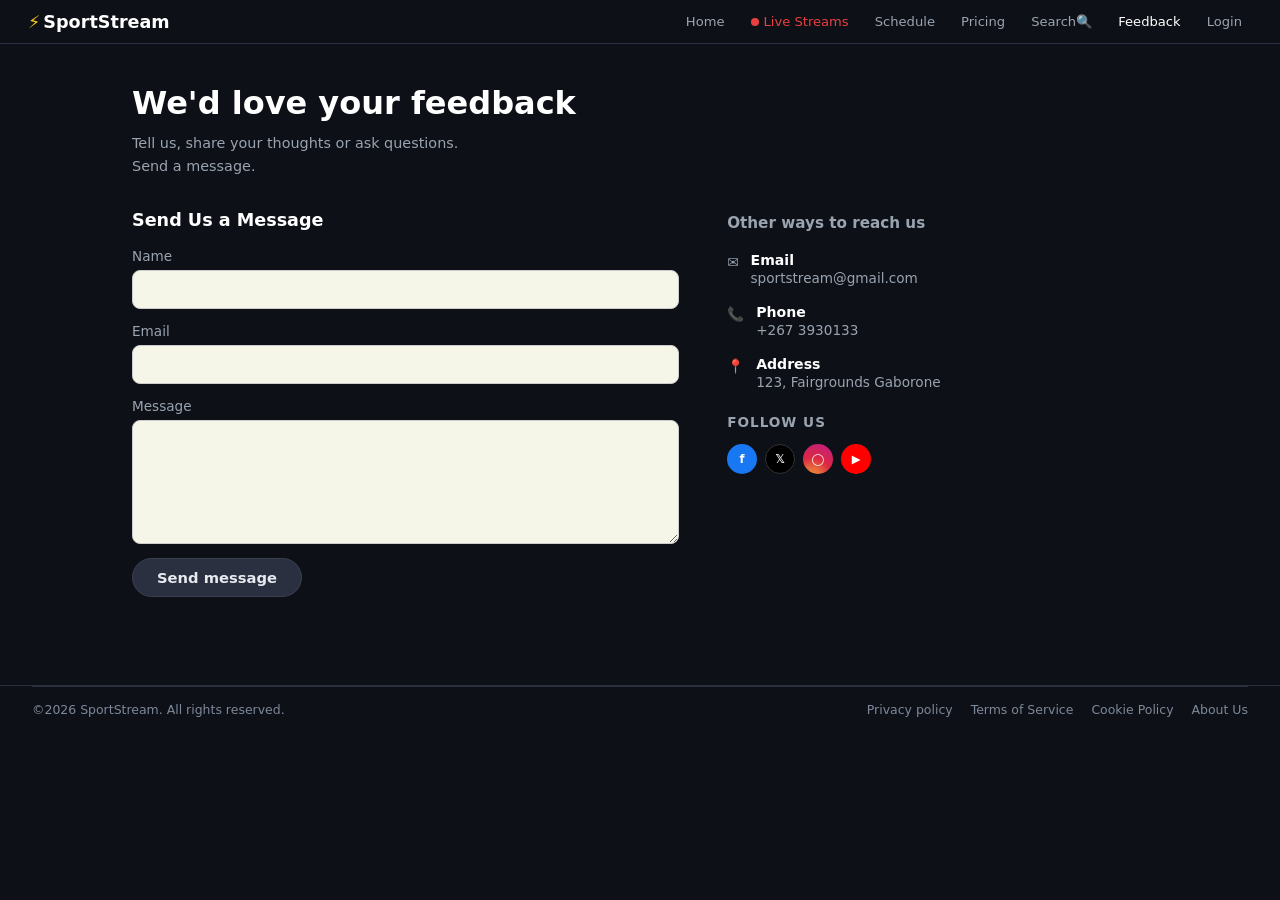
<file: feedback.html>
<!DOCTYPE html>
<html lang="en">
<head>
  <meta charset="UTF-8">
  <meta name="viewport" content="width=device-width, initial-scale=1.0">
  <title>SportStream — Feedback</title>
  <link rel="stylesheet" href="style.css" />
</head>
<body>

  <header class="navbar">
    <a href="index.html" class="logo"><span class="bolt">&#9889;</span>SportStream</a>
    <nav>
      <div class="nav-links">
        <a href="index.html">Home</a>
        <a href="live-streams.html" class="live-link"><span class="live-dot"></span>Live Streams</a>
        <a href="schedule.html">Schedule</a>
        <a href="pricing.html">Pricing</a>
        <div class="nav-search" id="nav-search">
        <button type="button" class="search-btn" id="search-toggle" aria-label="Search">Search&#128269;</button>
        <form class="search-form" id="search-form" action="#" autocomplete="off">
          <input type="text" id="search-input" placeholder="Search matches, sports..." />
          <button type="submit">&#128269;</button>
        </form>
      </div>
        <a href="feedback.html" class="active">Feedback</a>
        <a href="login.html">Login</a>
      </div>
    </nav>
  </header>

  <main class="feedback-page">

    <h1 class="feedback-title">We'd love your feedback</h1>
    <p class="feedback-sub">
      Tell us, share your thoughts or ask questions.<br>
      Send a message.
    </p>

    <div class="feedback-layout">

      <div class="feedback-form-box">
        <h3 class="feedback-form-title">Send Us a Message</h3>

        <div class="fb-field">
          <label for="fbName">Name</label>
          <input type="text" id="fbName" placeholder="" />
        </div>

        <div class="fb-field">
          <label for="fbEmail">Email</label>
          <input type="email" id="fbEmail" placeholder="" />
        </div>

        <div class="fb-field">
          <label for="fbMsg">Message</label>
          <textarea id="fbMsg" rows="6"></textarea>
        </div>

        <button class="btn-send" onclick="sendFeedback()">Send message</button>
        <p class="fb-toast" id="fbToast">&#10003; Message sent! We'll get back to you soon.</p>
      </div>

      <div class="feedback-info-box">
        <h3 class="info-title">Other ways to reach us</h3>

        <ul class="contact-list">
          <li>
            <span class="ci-icon">&#9993;</span>
            <div>
              <strong>Email</strong>
              <span>sportstream@gmail.com</span>
            </div>
          </li>
          <li>
            <span class="ci-icon">&#128222;</span>
            <div>
              <strong>Phone</strong>
              <span>+267 3930133</span>
            </div>
          </li>
          <li>
            <span class="ci-icon">&#128205;</span>
            <div>
              <strong>Address</strong>
              <span>123, Fairgrounds Gaborone</span>
            </div>
          </li>
        </ul>

        <h4 class="follow-title">Follow Us</h4>
        <div class="social-list">
          <a href="https://web.facebook.com/" target="_blank" class="social-item fb">f</a>
          <a href="https://x.com/" target="_blank" class="social-item x">&#120143;</a>
          <a href="https://www.instagram.com/" target="_blank" class="social-item ig">&#9711;</a>
          <a href="https://youtube.com" target="_blank" class="social-item yt">&#9654;</a>
        </div>
      </div>

    </div>

  </main>

  <footer class="feedback-footer">
    <div class="footer-bottom">
      <span>&copy;2026 SportStream. All rights reserved.</span>
      <ul class="footer-legal">
        <li><a href="#">Privacy policy</a></li>
        <li><a href="#">Terms of Service</a></li>
        <li><a href="#">Cookie Policy</a></li>
        <li><a href="#">About Us</a></li>
      </ul>
    </div>
  </footer>
<script src="script.js"></script>
</body>
</html>
</file>
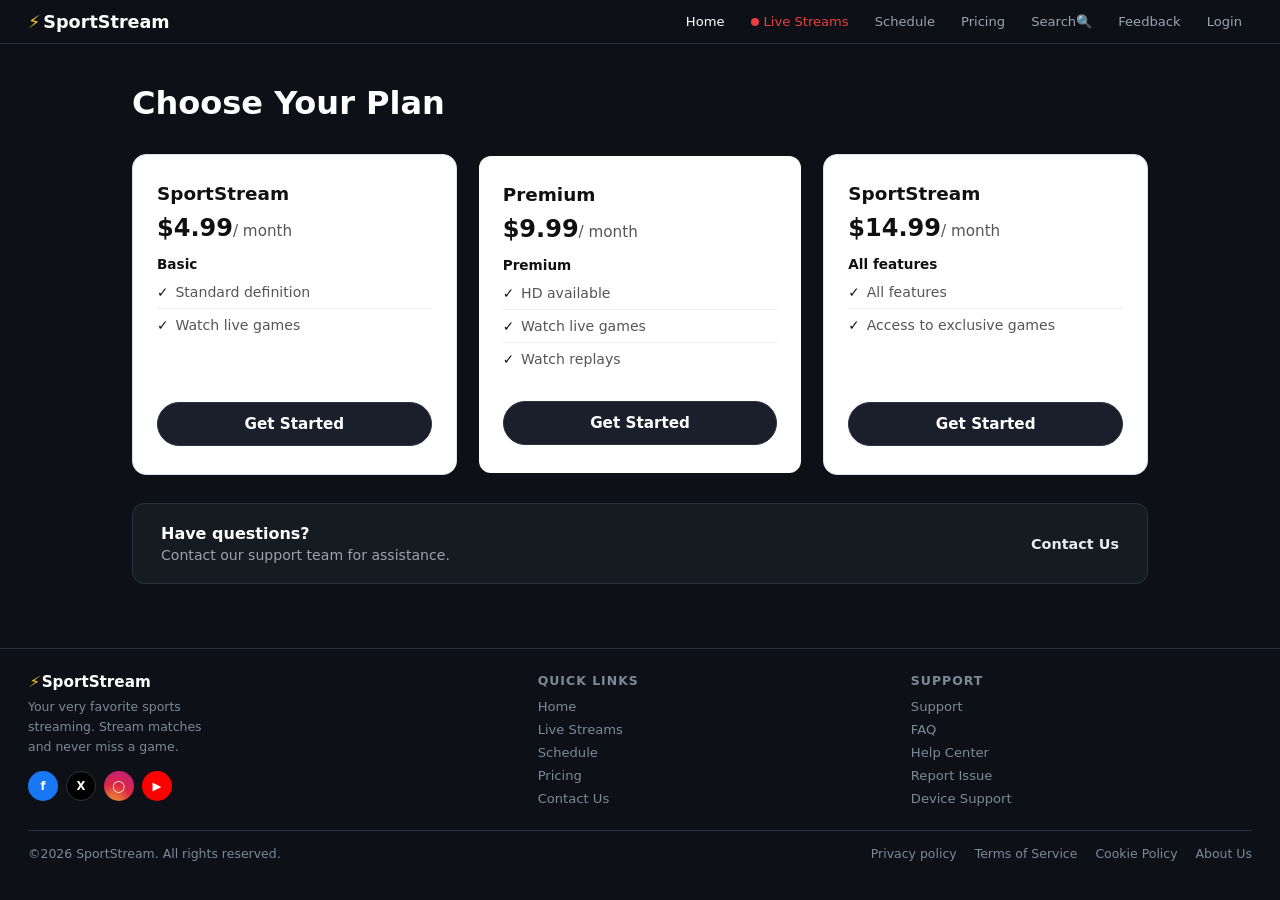
<file: pricing.html>
<!DOCTYPE html>
<html lang="en">
<head>
  <meta charset="UTF-8" />
  <meta name="viewport" content="width=device-width, initial-scale=1.0" />
  <title>SportStream — Pricing</title>
  <link rel="stylesheet" href="style.css" />
</head>
<body>

  <!-- NAVBAR -->
  <header class="navbar">
    <a href="index.html" class="logo"><span class="bolt">&#9889;</span>SportStream</a>
    <nav class="nav-links">
      <a href="index.html" class="active">Home</a>
      <a href="live-streams.html" class="live-link"><span class="live-dot"></span>Live Streams</a>
      <a href="schedule.html">Schedule</a>
      <a href="pricing.html">Pricing</a>
      <div class="nav-search" id="nav-search">
        <button type="button" class="search-btn" id="search-toggle" aria-label="Search">Search&#128269;</button>
        <form class="search-form" id="search-form" action="#" autocomplete="off">
          <input type="text" id="search-input" placeholder="Search matches, sports..." />
          <button type="submit">&#128269;</button>
        </form>
      </div>
      <a href="feedback.html">Feedback</a>
      <a href="login.html">Login</a>
    </nav>
</header>

  <!-- MAIN -->
  <main class="pricing-page">

    <h1 class="pricing-title">Choose Your Plan</h1>

    <!-- THREE CARDS -->
    <section class="pricing-cards" aria-label="Pricing plans">

      <!-- Card 1: Basic -->
      <article class="pricing-card" aria-labelledby="plan-basic">
        <h2 class="plan-name" id="plan-basic">SportStream</h2>
        <p class="plan-price"><span class="price-amt">$4.99</span>/ month</p>
        <p class="plan-tier">Basic</p>
        <ul class="plan-features">
          <li>Standard definition</li>
          <li>Watch live games</li>
        </ul>
       <button class="btn-plan" onclick="selectPlan('Basic')">Get Started</button>
      </article>

      <!-- Card 2: Premium (featured) -->
      <article class="pricing-card featured" aria-labelledby="plan-premium">
        <h2 class="plan-name" id="plan-premium">Premium</h2>
        <p class="plan-price"><span class="price-amt">$9.99</span>/ month</p>
        <p class="plan-tier">Premium</p>
        <ul class="plan-features">
          <li>HD available</li>
          <li>Watch live games</li>
          <li>Watch replays</li>
        </ul>
        <button class="btn-plan" onclick="selectPlan('Premium')">Get Started</button>
      </article>

      <!-- Card 3: All Features -->
      <article class="pricing-card" aria-labelledby="plan-all">
        <h2 class="plan-name" id="plan-all">SportStream</h2>
        <p class="plan-price"><span class="price-amt">$14.99</span>/ month</p>
        <p class="plan-tier">All features</p>
        <ul class="plan-features">
          <li>All features</li>
          <li>Access to exclusive games</li>
        </ul>
        <button class="btn-plan" onclick="selectPlan('VIP')">Get Started</button>
      </article>

    </section>

    <!-- HAVE QUESTIONS BANNER -->
    <aside class="pricing-help" aria-label="Support contact">
      <div>
        <strong>Have questions?</strong>
        <p>Contact our support team for assistance.</p>
      </div>
      <a href="feedback.html" class="help-link">Contact Us</a>
    </aside>

  </main>

  <!-- FOOTER -->
  <footer class="footer" role="contentinfo">
    <div class="footer-top">

      <div class="footer-brand">
        <div class="footer-logo"><em class="bolt" aria-hidden="true">&#9889;</em>SportStream</div>
        <p>Your very favorite sports streaming. Stream matches and never miss a game.</p>
        <nav aria-label="Social media links">
          <ul class="social-list">
            <li><a href="https://web.facebook.com/" target="_blank" rel="noopener noreferrer" class="social-item fb" aria-label="Facebook">f</a></li>
            <li><a href="https://x.com/" target="_blank" rel="noopener noreferrer" class="social-item x" aria-label="X (Twitter)">X</a></li>
            <li><a href="https://www.instagram.com/" target="_blank" rel="noopener noreferrer" class="social-item ig" aria-label="Instagram">&#9711;</a></li>
            <li><a href="https://youtube.com" target="_blank" rel="noopener noreferrer" class="social-item yt" aria-label="YouTube">&#9654;</a></li>
          </ul>
        </nav>
      </div>

      <nav aria-label="Quick links" class="footer-col">
        <p class="col-title">Quick Links</p>
        <ul class="footer-menu">
          <li><a href="index.html">Home</a></li>
          <li><a href="live-streams.html">Live Streams</a></li>
          <li><a href="schedule.html">Schedule</a></li>
          <li><a href="pricing.html">Pricing</a></li>
          <li><a href="feedback.html">Contact Us</a></li>
        </ul>
      </nav>

      <nav aria-label="Support links" class="footer-col">
        <p class="col-title">Support</p>
        <ul class="footer-menu">
          <li><a href="#">Support</a></li>
          <li><a href="#">FAQ</a></li>
          <li><a href="feedback.html">Help Center</a></li>
          <li><a href="feedback.html">Report Issue</a></li>
          <li><a href="#">Device Support</a></li>
        </ul>
      </nav>

    </div>

    <div class="footer-bottom">
      <small>&copy;2026 SportStream. All rights reserved.</small>
      <nav aria-label="Legal links">
        <ul class="footer-legal">
          <li><a href="#">Privacy policy</a></li>
          <li><a href="#">Terms of Service</a></li>
          <li><a href="#">Cookie Policy</a></li>
          <li><a href="#">About Us</a></li>
        </ul>
      </nav>
    </div>
  </footer>
  
 <script src="script.js"></script>
</body>
</html>
</file>
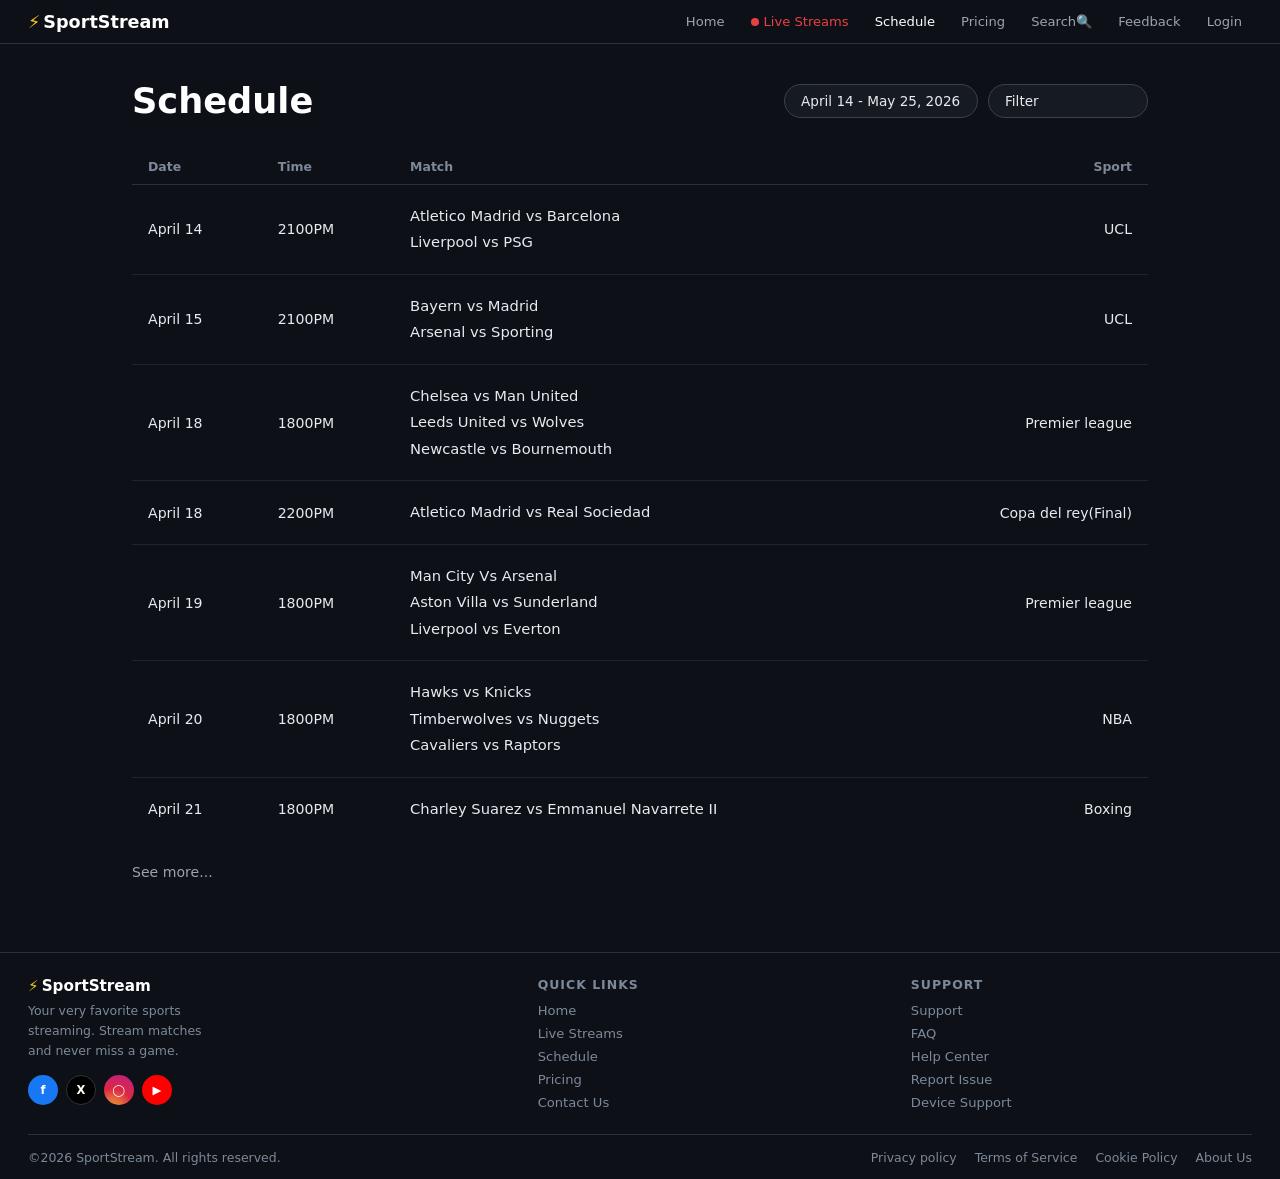
<file: schedule.html>
<!DOCTYPE html>
<html lang="en">
<head>
  <meta charset="UTF-8">
  <meta name="viewport" content="width=device-width, initial-scale=1.0">
  <title>SportStream — Schedule</title>
  <link rel="stylesheet" href="style.css" />
</head>
<body>

  <!-- NAVBAR -->
  <header class="navbar">
    <a href="index.html" class="logo"><span class="bolt">&#9889;</span>SportStream</a>
    <button class="hamburger" id="hamburger" aria-label="Toggle menu" aria-expanded="false">
      <span></span><span></span><span></span>
    </button>
    <nav class="nav-links" id="nav-links">
      <a href="index.html">Home</a>
      <a href="live-streams.html" class="live-link"><span class="live-dot"></span>Live Streams</a>
      <a href="schedule.html" class="active">Schedule</a>
      <a href="pricing.html">Pricing</a>
       <div class="nav-search" id="nav-search">
        <button type="button" class="search-btn" id="search-toggle" aria-label="Search">Search&#128269;</button>
        <form class="search-form" id="search-form" action="#" autocomplete="off">
          <input type="text" id="search-input" placeholder="Search matches, sports..." />
          <button type="submit">&#128269;</button>
        </form>
      </div>
      <a href="feedback.html">Feedback</a>
      <a href="login.html">Login</a>
    </nav>
  </header>

  <!-- SCHEDULE PAGE -->
  <main class="schedule-page">

    <div class="schedule-header">
      <h1 class="schedule-title">Schedule</h1>
    <div class="schedule-controls">
        <select class="sched-date-select">
          <option>April 14 - May 25, 2026</option>
          <option>May 2026</option>
          <option>June 2026</option>
        </select>
        <select class="sched-date-select">
          <option value="">Filter</option>
          <option value="epl">Premier League</option>
          <option value="laliga">La Liga</option>
          <option value="ucl">UCL</option>
          <option value="nba">NBA</option>
          <option value="boxing">Boxing</option>
        </select>
      </div>
    </div>

    <table class="schedule-table">
      <thead>
        <tr>
          <th>Date</th>
          <th>Time</th>
          <th>Match</th>
          <th class="col-sport">Sport</th>
        </tr>
      </thead>
      <tbody>

        <tr>
          <td class="sched-date">April 14</td>
          <td class="sched-time">2100PM</td>
          <td class="sched-teams">
            Atletico Madrid vs Barcelona<br>
            Liverpool vs PSG
          </td>
          <td class="sched-league col-sport">UCL</td>
        </tr>

        <tr>
          <td class="sched-date">April 15</td>
          <td class="sched-time">2100PM</td>
          <td class="sched-teams">
            Bayern vs Madrid<br>
            Arsenal vs Sporting
          </td>
          <td class="sched-league col-sport">UCL</td>
        </tr>

        <tr>
          <td class="sched-date">April 18</td>
          <td class="sched-time">1800PM</td>
          <td class="sched-teams">
            Chelsea vs Man United<br>
            Leeds United vs Wolves<br>
            Newcastle vs Bournemouth
          </td>
          <td class="sched-league col-sport">Premier league</td>
        </tr>

        <tr>
          <td class="sched-date">April 18</td>
          <td class="sched-time">2200PM</td>
          <td class="sched-teams">Atletico Madrid vs Real Sociedad</td>
          <td class="sched-league col-sport">Copa del rey(Final)</td>
        </tr>

        <tr>
          <td class="sched-date">April 19</td>
          <td class="sched-time">1800PM</td>
          <td class="sched-teams">
            Man City Vs Arsenal<br>
            Aston Villa vs Sunderland<br>
            Liverpool vs Everton
          </td>
          <td class="sched-league col-sport">Premier league</td>
        </tr>

        <tr>
          <td class="sched-date">April 20</td>
          <td class="sched-time">1800PM</td>
          <td class="sched-teams">
            Hawks vs Knicks<br>
            Timberwolves vs Nuggets<br>
            Cavaliers vs Raptors
          </td>
          <td class="sched-league col-sport">NBA</td>
        </tr>

        <tr>
          <td class="sched-date">April 21</td>
          <td class="sched-time">1800PM</td>
          <td class="sched-teams">Charley Suarez vs Emmanuel Navarrete II</td>
          <td class="sched-league col-sport">Boxing</td>
        </tr>

      </tbody>
    </table>

    <a href="#" class="see-more-link">See more...</a>

  </main>

  <!-- FOOTER -->
  <footer class="footer">
    <div class="footer-top">
      <div class="footer-brand">
        <div class="footer-logo"><span class="bolt">&#9889;</span>SportStream</div>
        <p>Your very favorite sports streaming. Stream matches and never miss a game.</p>
        <ul class="social-list">
          <li><a href="https://web.facebook.com/" target="_blank" rel="noopener" class="social-item fb" aria-label="Facebook">f</a></li>
          <li><a href="https://x.com/" target="_blank" rel="noopener" class="social-item x" aria-label="X">X</a></li>
          <li><a href="https://www.instagram.com/" target="_blank" rel="noopener" class="social-item ig" aria-label="Instagram">&#9711;</a></li>
          <li><a href="https://youtube.com" target="_blank" rel="noopener" class="social-item yt" aria-label="YouTube">&#9654;</a></li>
        </ul>
      </div>
      <div class="footer-col">
        <p class="col-title">Quick Links</p>
        <ul class="footer-menu">
          <li><a href="index.html">Home</a></li>
          <li><a href="live-streams.html">Live Streams</a></li>
          <li><a href="schedule.html">Schedule</a></li>
          <li><a href="pricing.html">Pricing</a></li>
          <li><a href="feedback.html">Contact Us</a></li>
        </ul>
      </div>
      <div class="footer-col">
        <p class="col-title">Support</p>
        <ul class="footer-menu">
          <li><a href="#">Support</a></li>
          <li><a href="#">FAQ</a></li>
          <li><a href="feedback.html">Help Center</a></li>
          <li><a href="feedback.html">Report Issue</a></li>
          <li><a href="#">Device Support</a></li>
        </ul>
      </div>
    </div>
    <div class="footer-bottom">
      <small>&copy;2026 SportStream. All rights reserved.</small>
      <ul class="footer-legal">
        <li><a href="#">Privacy policy</a></li>
        <li><a href="#">Terms of Service</a></li>
        <li><a href="#">Cookie Policy</a></li>
        <li><a href="#">About Us</a></li>
      </ul>
    </div>
  </footer>

  <script src="script.js"></script>
</body>
</html>
</file>
<file: style.css>
/* RESET & BASE*/
* {
  box-sizing: border-box;
  margin: 0;
  padding: 0;
}

body {
  font-family: 'Segoe UI', system-ui, -apple-system, sans-serif;
  background: #0d1117;
  color: #e8eaf0;
  min-height: 100vh;
  font-size: 14px;
}

a   { text-decoration: none; color: inherit; }
img { display: block; max-width: 100%; }
ul  { list-style: none; }

/* NAVBAR */
.navbar {
  display: flex;
  align-items: center;
  padding: 10px 28px;
  background: #0d1117;
  border-bottom: 1px solid #2a3040;
  gap: 12px;
  max-width: 100%;
}

.logo {
  font-size: 1.1rem;
  font-weight: 700;
  color: #ffffff;
  text-decoration: none;
  white-space: nowrap;
  margin-right: auto;
}

.bolt {
  color: #f5c518;
  margin-right: 3px;
}

.nav-links {
  display: flex;
  align-items: center;
  gap: 6px;
}

.nav-links a {
  font-size: .82rem;
  font-weight: 500;
  color: #9aa3b0;
  text-decoration: none;
  padding: 4px 10px;
  border-radius: 20px;
  transition: color .2s;
}

.nav-links a:hover,
.nav-links a.active {
  color: #ffffff;
}

.search-btn {
  font-size: .82rem;
  font-weight: 500;
  color: #9aa3b0;
  padding: 4px 10px;
  border-radius: 20px;
  background: none;
  border: none;
  cursor: pointer;
  transition: color .2s;
  font-family: inherit;
}

.search-btn:hover { color: #ffffff; }

/* TOGGLE SEARCH */
.nav-search {
  position: relative;
  display: flex;
  align-items: center;
}

.search-form {
  display: none;
  align-items: center;
  background: #161b22;
  border: 1px solid #3a4050;
  border-radius: 999px;
  overflow: hidden;
  width: 0;
  opacity: 0;
  transition: width .3s ease, opacity .3s ease;
}

.search-form.open {
  display: flex;
  width: 220px;
  opacity: 1;
}

.search-form input {
  flex: 1;
  background: none;
  border: none;
  outline: none;
  color: #e8eaf0;
  font-family: inherit;
  font-size: .85rem;
  padding: 6px 14px;
}

.search-form input::placeholder { color: #5a6370; }

.search-form button {
  background: none;
  border: none;
  color: #9aa3b0;
  padding: 6px 12px;
  cursor: pointer;
  font-size: .9rem;
  transition: color .2s;
}

.search-form button:hover { color: #f5c518; }

.live-link {
  color: #e84040 !important;
  display: flex;
  align-items: center;
  gap: 5px;
}

.live-dot {
  width: 8px;
  height: 8px;
  border-radius: 50%;
  background: #e84040;
  display: inline-block;
  animation: blink 1.4s infinite;
}

@keyframes blink {
  0%, 100% { opacity: 1; }
  50%       { opacity: 0.3; }
}

.hamburger {
  display: none;
  flex-direction: column;
  gap: 5px;
  background: none;
  border: none;
  cursor: pointer;
  padding: 6px;
}

.hamburger span {
  display: block;
  width: 22px;
  height: 2px;
  background: #9aa3b0;
  border-radius: 2px;
  transition: all .3s;
}

.hamburger.open span:nth-child(1) { transform: translateY(7px) rotate(45deg); background: #f5c518; }
.hamburger.open span:nth-child(2) { opacity: 0; }
.hamburger.open span:nth-child(3) { transform: translateY(-7px) rotate(-45deg); background: #f5c518; }

/* HOME — HERO */
.hero {
  display: flex;
  align-items: center;
  justify-content: space-between;
  gap: 28px;
  padding: 22px 28px 16px;
  background: #0d1117;
}

.hero-text {
  flex: 0 0 auto;
  width: 450px;
  max-width: 450px;
}

.hero-text h1 {
  font-size: 2.4rem;
  font-weight: 700;
  color: #ffffff;
  line-height: 1.2;
  margin-bottom: 12px;
}

.hero-text h1 em {
  font-style: italic;
  color: #ffffff;
}

.hero-text p {
  font-size: 1rem;
  color: #9aa3b0;
  line-height: 1.6;
  margin-bottom: 20px;
}

.hero-btns {
  display: flex;
  gap: 10px;
  flex-wrap: wrap;
}

.hero-image {
  flex: 0 0 auto;
  width: 340px;
  max-width: 340px;
}

.hero-image img {
  width: 100%;
  height: 200px;
  border-radius: 10px;
  object-fit: cover;
  object-position: center top;
  display: block;
}

/* BUTTONS */
.btn-dark {
  display: inline-block;
  padding: 7px 16px;
  background: #1e2530;
  color: #e8eaf0;
  font-size: .8rem;
  font-weight: 600;
  border-radius: 999px;
  border: 1px solid #3a4050;
  transition: background .2s;
  text-decoration: none;
  cursor: pointer;
  font-family: inherit;
}

.btn-dark:hover { background: #3a4050; }

.btn-cta {
  font-size: .88rem;
  font-weight: 600;
  color: #e8eaf0;
  text-decoration: none;
  display: flex;
  align-items: center;
  gap: 6px;
  white-space: nowrap;
  transition: color .2s;
}

.btn-cta:hover { color: #f5c518; }

/*HOME — POPULAR SECTION */
.popular {
  padding: 6px 28px 20px;
}

.section-header {
  display: flex;
  justify-content: space-between;
  align-items: center;
  margin-bottom: 16px;
}

.section-title,
.section-header h2 {
  font-size: .9rem;
  font-weight: 700;
  color: #ffffff;
}

.see-more {
  font-size: .82rem;
  color: #9aa3b0;
  text-decoration: none;
  transition: color .2s;
}

.see-more:hover { color: #f5c518; }

.cards-grid {
  display: grid;
  grid-template-columns: 1fr 1fr;
  gap: 12px;
}

/* HOME — CARDS */
.card {
  background: #131820;
  border: 1px solid #222b38;
  border-radius: 8px;
  overflow: hidden;
}

.card-thumb {
  position: relative;
  aspect-ratio: 16 / 9;
  overflow: hidden;
}

.card-thumb img {
  width: 100%;
  height: 100%;
  object-fit: cover;
  transition: transform .3s;
}

.card:hover .card-thumb img { transform: scale(1.05); }

.watch-btn {
  position: absolute;
  bottom: 10px;
  left: 10px;
  background: #f5c518;
  color: #000;
  font-size: .78rem;
  font-weight: 700;
  padding: 5px 12px;
  border-radius: 999px;
  border: none;
  cursor: pointer;
  transition: transform .15s;
  font-family: inherit;
}

.watch-btn:hover { transform: scale(1.05); }

.card-info {
  padding: 8px 10px 10px;
}

.card-title {
  font-size: .82rem;
  font-weight: 700;
  color: #ffffff;
  margin-bottom: 3px;
}

.card-sport {
  font-size: .72rem;
  color: #9aa3b0;
}

/* HOME — CTA BANNER */
.cta-banner {
  display: flex;
  align-items: center;
  gap: 14px;
  margin: 4px 28px 0;
  background: #131820;
  border: 1px solid #222b38;
  border-radius: 8px;
  padding: 12px 18px;
  flex-wrap: wrap;
}

.cta-icon { font-size: 1.6rem; }

.cta-text {
  flex: 1;
  display: flex;
  flex-direction: column;
  gap: 2px;
}

.cta-text strong {
  font-size: .9rem;
  font-weight: 700;
  color: #ffffff;
}

.cta-text p,
.cta-text span {
  font-size: .82rem;
  color: #9aa3b0;
}

/* LOGIN PAGE */
.page {
  display: flex;
  justify-content: center;
  align-items: flex-start;
  padding: 48px 24px;
  min-height: calc(100vh - 61px);
}

.page .card {
  display: flex;
  flex-direction: row;
  gap: 48px;
  background: #161b22;
  border: 1px solid #2a3040;
  border-radius: 16px;
  padding: 48px 44px;
  width: 100%;
  max-width: 860px;
  align-items: flex-start;
  overflow: visible;
}

.form-panel {
  flex: 1;
  display: flex;
  flex-direction: column;
  gap: 14px;
  min-width: 0;
}

.form-title {
  font-size: 2rem;
  font-weight: 700;
  color: #ffffff;
  margin-bottom: 6px;
}

.field {
  display: flex;
  flex-direction: column;
  gap: 6px;
}

.field label {
  font-size: .88rem;
  color: #9aa3b0;
}

.field input {
  width: 100%;
  padding: 11px 14px;
  background: #ffffff;
  border: 1px solid #ccc;
  border-radius: 8px;
  font-size: .95rem;
  color: #111;
  outline: none;
}

.field input:focus { border-color: #f5c518; }

.form-row {
  display: flex;
  justify-content: space-between;
  align-items: center;
  margin-top: 2px;
}

.remember-label {
  display: flex;
  align-items: center;
  gap: 8px;
  font-size: .88rem;
  color: #9aa3b0;
  cursor: pointer;
}

.remember-label input[type="checkbox"] {
  width: 16px;
  height: 16px;
  accent-color: #f5c518;
  cursor: pointer;
}

.forgot-link {
  font-size: .88rem;
  color: #9aa3b0;
  text-decoration: none;
  transition: color .2s;
}

.forgot-link:hover { color: #ffffff; }

.btn-login {
  width: 100%;
  padding: 13px;
  background: #1a1f2b;
  color: #ffffff;
  font-size: 1rem;
  font-weight: 600;
  border: none;
  border-radius: 999px;
  cursor: pointer;
  margin-top: 4px;
  transition: background .2s;
  font-family: inherit;
}

.btn-login:hover { background: #2a3040; }

.signup-text {
  font-size: .88rem;
  color: #9aa3b0;
}

.signup-link {
  color: #ffffff;
  font-weight: 700;
  text-decoration: none;
  margin-left: 2px;
}

.signup-link:hover { text-decoration: underline; }

.promo-panel {
  flex: 1;
  display: flex;
  flex-direction: column;
  align-items: center;
  text-align: center;
  gap: 12px;
  min-width: 0;
}

.promo-img {
  width: 100%;
  border-radius: 12px;
  object-fit: cover;
  max-height: 220px;
}

.promo-title {
  font-size: 1.25rem;
  font-weight: 700;
  color: #ffffff;
  line-height: 1.3;
}

.promo-sub {
  font-size: .9rem;
  color: #9aa3b0;
}

.btn-explore {
  display: inline-block;
  padding: 11px 28px;
  background: #1a1f2b;
  color: #ffffff;
  font-size: .95rem;
  font-weight: 600;
  border-radius: 999px;
  text-decoration: none;
  transition: background .2s;
}

.btn-explore:hover { background: #2a3040; }



.streams-page {
  max-width: 900px;
  margin: 0 auto;
  padding: 0 32px 48px;
}

.streams-filterbar {
  display: flex;
  align-items: center;
  gap: 12px;
  flex-wrap: wrap;
  padding: 14px 0 14px;
  border-bottom: 1px solid #2a3040;
  margin-bottom: 8px;
}

.streams-page-title {
  font-size: .92rem;
  font-weight: 600;
  color: #e8eaf0;
  margin-right: auto;
  letter-spacing: .01em;
}

.streams-filters {
  display: flex;
  align-items: center;
  gap: 10px;
  flex-wrap: wrap;
}

.filter-label {
  position: relative;
  display: inline-flex;
  align-items: center;
  cursor: pointer;
}

.filter-select {
  appearance: none;
  -webkit-appearance: none;
  background: #1c232d;
  border: 1px solid #2a3040;
  color: #e8eaf0;
  font-family: inherit;
  font-size: .82rem;
  font-weight: 500;
  padding: 6px 28px 6px 14px;
  border-radius: 999px;
  cursor: pointer;
  outline: none;
  transition: border-color .2s;
}

.filter-select:hover,
.filter-select:focus { border-color: #f5c518; }

.filter-chevron {
  position: absolute;
  right: 10px;
  font-size: .7rem;
  color: #9aa3b0;
  pointer-events: none;
}

.streams-list {
  display: flex;
  flex-direction: column;
}

.stream-row {
  display: flex;
  align-items: center;
  gap: 24px;
  padding: 10px 0;
  border-bottom: 1px solid #1e2530;
  transition: background .15s;
}

.stream-row:last-child { border-bottom: none; }
.stream-row:hover { background: rgba(255,255,255,.02); border-radius: 8px; padding-left: 6px; padding-right: 6px; }

.stream-thumb {
  flex-shrink: 0;
  width: 160px;
  height: 96px;
  border-radius: 8px;
  overflow: hidden;
  margin: 0;
}

.stream-thumb img {
  width: 100%;
  height: 100%;
  object-fit: cover;
  display: block;
  transition: transform .3s;
}

.stream-row:hover .stream-thumb img { transform: scale(1.04); }

.stream-info {
  flex: 1;
  min-width: 0;
  display: flex;
  flex-direction: column;
  align-items: center;
  text-align: center;
}

.stream-teams {
  font-size: .95rem;
  font-weight: 600;
  color: #ffffff;
  margin-bottom: 4px;
  white-space: nowrap;
  overflow: hidden;
  text-overflow: ellipsis;
}

.stream-league {
  font-size: .82rem;
  color: #9aa3b0;
}

.stream-meta { display: none; }

.stream-live-badge {
  display: inline-block;
  background: #e84040;
  color: #ffffff;
  font-size: .68rem;
  font-weight: 700;
  letter-spacing: .06em;
  padding: 3px 9px;
  border-radius: 999px;
}

.btn-watch {
  flex-shrink: 0;
  display: inline-flex;
  align-items: center;
  gap: 6px;
  background: #f5c518;
  color: #000000;
  font-size: .82rem;
  font-weight: 700;
  padding: 8px 18px;
  border-radius: 999px;
  border: none;
  text-decoration: none;
  white-space: nowrap;
  cursor: pointer;
  transition: background .2s, transform .15s;
  font-family: inherit;
}

.btn-watch:hover {
  background: #e0b310;
  transform: scale(1.03);
}

.btn-watch::after {
  content: ' ▶';
  font-size: .7rem;
}

/* PRICING PAGE */
.pricing-page {
  max-width: 1080px;
  margin: 0 auto;
  padding: 40px 32px;
}

.pricing-title {
  font-size: 2rem;
  font-weight: 700;
  color: #ffffff;
  margin-bottom: 32px;
}

.pricing-cards {
  display: flex;
  gap: 20px;
  align-items: stretch;
  margin-bottom: 28px;
  flex-wrap: wrap;
}

.pricing-card {
  flex: 1;
  min-width: 220px;
  background: #ffffff;
  border: 1px solid #dde1e8;
  border-radius: 14px;
  padding: 28px 24px;
  display: flex;
  flex-direction: column;
  gap: 6px;
}

.pricing-card.featured {
  border: 2px solid #111111;
}

.plan-name {
  font-size: 1.15rem;
  font-weight: 700;
  color: #111111;
  margin: 0;
}

.plan-price {
  font-size: .95rem;
  color: #555555;
  margin: 4px 0 8px;
}

.price-amt {
  font-size: 1.5rem;
  font-weight: 700;
  color: #111111;
}

.plan-tier {
  font-size: .85rem;
  font-weight: 700;
  color: #111111;
  margin-bottom: 6px;
}

.plan-features {
  list-style: none;
  padding: 0;
  margin: 0 0 20px;
  display: flex;
  flex-direction: column;
  gap: 8px;
  flex: 1;
}

.plan-features li {
  font-size: .88rem;
  color: #555555;
  padding-bottom: 8px;
  border-bottom: 1px solid #eeeeee;
  display: flex;
  align-items: center;
  gap: 7px;
}

.plan-features li::before {
  content: '✓';
  color: #111111;
  font-weight: 700;
  font-size: .85rem;
  flex-shrink: 0;
}

.plan-features li:last-child { border-bottom: none; }

.btn-plan {
  width: 100%;
  padding: 12px;
  background: #1a1f2b;
  color: #ffffff;
  font-size: .95rem;
  font-weight: 600;
  border: 1px solid #2a3040;
  border-radius: 999px;
  cursor: pointer;
  margin-top: auto;
  transition: background .2s, border-color .2s;
  font-family: inherit;
}

.btn-plan:hover {
  background: #2a3040;
  border-color: #3a4050;
}

.pricing-help {
  display: flex;
  justify-content: space-between;
  align-items: center;
  flex-wrap: wrap;
  gap: 14px;
  background: #161b22;
  border: 1px solid #2a3040;
  border-radius: 12px;
  padding: 20px 28px;
}

.pricing-help strong {
  display: block;
  font-size: 1rem;
  color: #ffffff;
  margin-bottom: 4px;
}

.pricing-help p {
  font-size: .88rem;
  color: #9aa3b0;
  margin: 0;
}

.help-link {
  font-size: .9rem;
  font-weight: 600;
  color: #e8eaf0;
  text-decoration: none;
  white-space: nowrap;
  transition: color .2s;
}

.help-link:hover { color: #f5c518; }

/* SCHEDULE PAGE */
.schedule-page {
  max-width: 1080px;
  margin: 0 auto;
  padding: 36px 32px 48px;
}

.schedule-header {
  display: flex;
  align-items: center;
  justify-content: space-between;
  gap: 12px;
  flex-wrap: wrap;
  margin-bottom: 28px;
}

.schedule-title {
  font-size: 2.2rem;
  font-weight: 800;
  color: #ffffff;
}

.schedule-controls {
  display: flex;
  align-items: center;
  gap: 10px;
}

.sched-date-select {
  background: #161b22;
  border: 1px solid #3a4050;
  color: #e8eaf0;
  font-family: inherit;
  font-size: .85rem;
  padding: 8px 16px;
  border-radius: 999px;
  cursor: pointer;
  outline: none;
  appearance: none;
  -webkit-appearance: none;
  transition: border-color .2s;
  min-width: 160px;
}

.sched-date-select:hover,
.sched-date-select:focus { border-color: #f5c518; }

.schedule-table {
  width: 100%;
  border-collapse: collapse;
  font-size: .9rem;
}

.schedule-table thead tr {
  border-bottom: 1px solid #2a3040;
}

.schedule-table th {
  font-size: .78rem;
  font-weight: 600;
  color: #7d8899;
  padding: 10px 16px;
  text-align: left;
}

.schedule-table th.col-sport {
  text-align: right;
}

.schedule-table tbody tr {
  border-bottom: 1px solid #1e2530;
  transition: background .15s;
}

.schedule-table tbody tr:last-child { border-bottom: none; }
.schedule-table tbody tr:hover { background: #131820; }

.schedule-table td {
  padding: 18px 16px;
  vertical-align: middle;
  color: #e8eaf0;
}

.sched-date {
  color: #9aa3b0;
  font-weight: 500;
  white-space: nowrap;
  font-size: .88rem;
  min-width: 80px;
}

.sched-time {
  color: #9aa3b0;
  white-space: nowrap;
  font-size: .88rem;
  min-width: 80px;
}

.sched-teams {
  font-weight: 500;
  color: #ffffff;
  font-size: .92rem;
  line-height: 1.8;
}

.sched-league {
  color: #9aa3b0;
  font-size: .88rem;
  white-space: nowrap;
}

.col-sport {
  text-align: right;
}

.see-more-link {
  display: inline-block;
  margin-top: 24px;
  font-size: .88rem;
  color: #9aa3b0;
  text-decoration: none;
  transition: color .2s;
}

.see-more-link:hover { color: #f5c518; }

/* FEEDBACK PAGE */
.feedback-page {
  max-width: 1080px;
  margin: 0 auto;
  padding: 40px 32px;
}

.feedback-title {
  font-size: 2rem;
  font-weight: 700;
  color: #ffffff;
  margin-bottom: 10px;
}

.feedback-sub {
  font-size: .9rem;
  color: #9aa3b0;
  line-height: 1.6;
  margin-bottom: 32px;
}

.feedback-layout {
  display: flex;
  gap: 48px;
  align-items: flex-start;
  flex-wrap: wrap;
}

.feedback-form-box {
  flex: 1.3;
  min-width: 260px;
  display: flex;
  flex-direction: column;
  gap: 14px;
}

.feedback-form-title {
  font-size: 1.1rem;
  font-weight: 700;
  color: #ffffff;
  margin-bottom: 4px;
}

.fb-field {
  display: flex;
  flex-direction: column;
  gap: 6px;
}

.fb-field label {
  font-size: .85rem;
  color: #9aa3b0;
  font-weight: 500;
}

.fb-field input,
.fb-field textarea {
  width: 100%;
  padding: 10px 14px;
  background: #f5f5e8;
  border: 1px solid #ccc;
  border-radius: 8px;
  font-size: .92rem;
  color: #111;
  font-family: inherit;
  outline: none;
  transition: border-color .2s;
  resize: vertical;
}

.fb-field input:focus,
.fb-field textarea:focus { border-color: #f5c518; }

.btn-send {
  align-self: flex-start;
  padding: 10px 24px;
  background: #2a3040;
  color: #e8eaf0;
  font-size: .92rem;
  font-weight: 600;
  border: 1px solid #3a4050;
  border-radius: 999px;
  cursor: pointer;
  font-family: inherit;
  transition: background .2s, border-color .2s;
}

.btn-send:hover {
  background: #f5c518;
  color: #000;
  border-color: #f5c518;
}

.fb-toast {
  display: none;
  font-size: .88rem;
  color: #2ecc71;
  background: rgba(46, 204, 113, .1);
  border: 1px solid rgba(46, 204, 113, .3);
  border-radius: 8px;
  padding: 8px 14px;
}

.feedback-info-box {
  flex: 1;
  min-width: 220px;
  padding-top: 4px;
}

.info-title {
  font-size: .95rem;
  font-weight: 700;
  color: #9aa3b0;
  margin-bottom: 20px;
}

.contact-list {
  list-style: none;
  padding: 0;
  margin: 0 0 24px;
  display: flex;
  flex-direction: column;
  gap: 18px;
}

.contact-list li {
  display: flex;
  align-items: flex-start;
  gap: 12px;
}

.ci-icon {
  font-size: 1.1rem;
  margin-top: 2px;
  color: #9aa3b0;
}

.contact-list strong {
  display: block;
  font-size: .88rem;
  color: #ffffff;
  margin-bottom: 2px;
}

.contact-list span {
  font-size: .85rem;
  color: #9aa3b0;
}

.follow-title {
  font-size: .85rem;
  font-weight: 700;
  color: #9aa3b0;
  text-transform: uppercase;
  letter-spacing: 1px;
  margin-bottom: 12px;
}

.feedback-footer {
  background: #0d1117;
  border-top: 1px solid #2a3040;
  padding: 0 32px;
  margin-top: 48px;
}

/* FOOTER */
.footer {
  background: #0d1117;
  border-top: 1px solid #2a3040;
  margin-top: 24px;
  padding: 24px 28px 0;
}

.footer-top {
  display: flex;
  gap: 32px;
  flex-wrap: wrap;
  padding-bottom: 24px;
}

.footer-brand {
  flex: 1.4;
  min-width: 180px;
}

.footer-col {
  flex: 1;
  min-width: 120px;
}

.footer-logo {
  font-size: .95rem;
  font-weight: 700;
  color: #ffffff;
  margin-bottom: 6px;
}

.footer-brand p {
  font-size: .78rem;
  color: #7d8899;
  line-height: 1.6;
  margin-bottom: 12px;
  max-width: 200px;
}

.col-title {
  font-size: .78rem;
  font-weight: 700;
  text-transform: uppercase;
  letter-spacing: 1px;
  color: #7d8899;
  margin-bottom: 10px;
}

.footer-menu {
  display: flex;
  flex-direction: column;
  gap: 7px;
}

.footer-menu a {
  font-size: .82rem;
  color: #7d8899;
  text-decoration: none;
  transition: color .2s;
}

.footer-menu a:hover { color: #f5c518; }

.social-list {
  display: flex;
  gap: 8px;
  margin-top: 14px;
}

.social-item {
  width: 30px;
  height: 30px;
  border-radius: 50%;
  display: inline-flex;
  align-items: center;
  justify-content: center;
  font-size: .72rem;
  font-weight: 700;
  color: #ffffff;
  text-decoration: none;
  transition: opacity .2s, transform .2s;
  padding: 0;
  background: #2a3040;
}

.social-item:hover { opacity: .85; transform: scale(1.1); }

.social-item.fb { background: #1877f2; }
.social-item.x  { background: #000000; border: 1px solid #333; }
.social-item.ig {
  background: radial-gradient(circle at 30% 110%, #f09433, #e6683c 25%, #dc2743 50%, #cc2366 75%, #bc1888);
}
.social-item.yt { background: #ff0000; }

.footer-bottom {
  display: flex;
  justify-content: space-between;
  align-items: center;
  flex-wrap: wrap;
  gap: 10px;
  border-top: 1px solid #2a3040;
  padding: 14px 0;
}

.footer-bottom p,
.footer-bottom span,
.footer-bottom small {
  font-size: .78rem;
  color: #7d8899;
  margin: 0;
}

.footer-legal {
  display: flex;
  gap: 18px;
  flex-wrap: wrap;
  list-style: none;
  padding: 0;
  margin: 0;
}

.footer-legal a {
  font-size: .78rem;
  color: #7d8899;
  text-decoration: none;
  transition: color .2s;
}

.footer-legal a:hover { color: #ffffff; }

/* RESPONSIVE — MOBILE*/
@media (max-width: 780px) {

  /* NAVBAR */
  .navbar {
    flex-wrap: wrap;
    padding: 12px 16px;
    gap: 0;
  }

  .logo { flex: 1; }

  .hamburger { display: flex; }

  .nav-links {
    display: none;
    flex-direction: column;
    width: 100%;
    padding: 8px 0 12px;
    gap: 2px;
    border-top: 1px solid #2a3040;
    margin-top: 10px;
  }

  .nav-links.open { display: flex; }

  .nav-links a,
  .nav-links .search-btn {
    padding: 10px 14px;
    border-radius: 8px;
    width: 100%;
    text-align: left;
    font-size: .95rem;
    color: #9aa3b0;
  }

  .nav-links a:hover,
  .nav-links a.active,
  .nav-links .search-btn:hover {
    background: #161b22;
    color: #ffffff;
  }

  .nav-links .live-link {
    color: #e84040 !important;
  }

  /* HOME */
  .hero {
    flex-direction: column;
    padding: 16px;
    gap: 14px;
  }

  .hero-text,
  .hero-image {
    width: 100%;
    max-width: 100%;
  }

  .hero-image img { height: 180px; }

  .popular,
  .popular-section { padding: 6px 16px 16px; }

  .cards-grid { grid-template-columns: 1fr; }

  .cta-banner { margin: 4px 16px 0; }

  /* LOGIN */
  .page .card {
    flex-direction: column;
    padding: 32px 24px;
    gap: 32px;
  }

  /* PRICING */
  .pricing-page    { padding: 24px 20px; }
  .pricing-cards   { flex-direction: column; }
  .pricing-card    { width: 100%; }

  /* SCHEDULE */
  .schedule-page   { padding: 24px 20px; }
  .schedule-table  { display: block; overflow-x: auto; }
  .schedule-header { gap: 8px; }

  /* FEEDBACK */
  .feedback-page   { padding: 24px 20px; }
  .feedback-layout { flex-direction: column; gap: 32px; }
  .feedback-footer { padding: 0 20px; }

  /* LIVE STREAMS */
  .streams-page      { padding: 0 16px 40px; }
  .streams-filterbar { gap: 8px; }
  .stream-thumb      { width: 100px; height: 64px; }
  .stream-teams      { font-size: .85rem; white-space: normal; }
  .btn-watch         { padding: 6px 12px; font-size: .78rem; }

  /* FOOTER */
  .footer        { padding: 20px 16px 0; }
  .footer-top    { flex-direction: column; gap: 20px; }
  .footer-bottom { flex-direction: column; align-items: flex-start; gap: 8px; }
}
</file>
